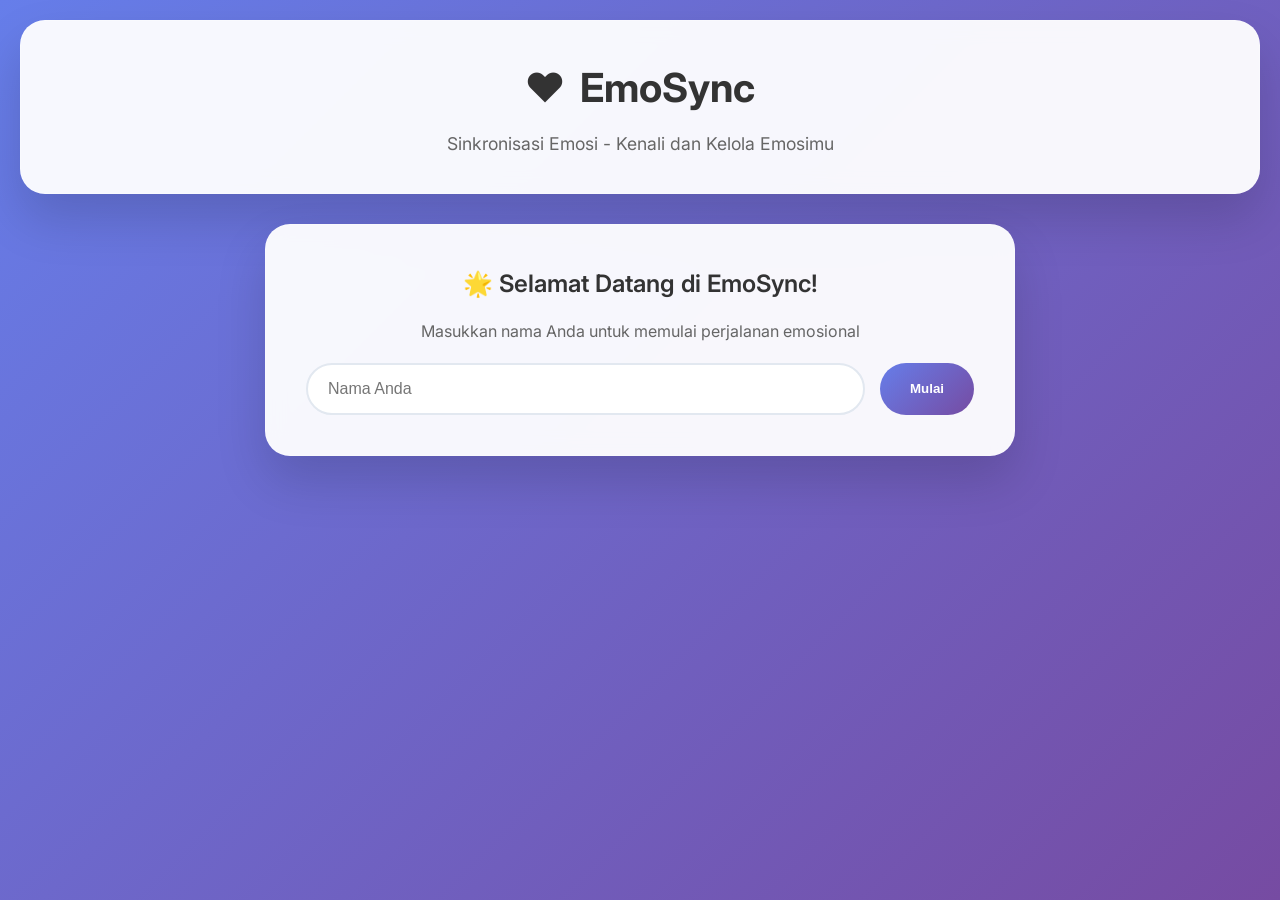
<file: index.html>
<!DOCTYPE html>
<html lang="id">
<head>
    <meta charset="UTF-8">
    <meta name="viewport" content="width=device-width, initial-scale=1.0">
    <title>EmoSync - Sinkronisasi Emosi</title>
    <link rel="stylesheet" href="css/styles.css">
    <link href="https://fonts.googleapis.com/css2?family=Inter:wght@300;400;500;600;700&display=swap" rel="stylesheet">
</head>
<body>
    <div class="emotion-container">
        <!-- Header -->
        <header class="emotion-header">
            <h1 class="app-title">
                <span>❤️</span>
                <span>EmoSync</span>
            </h1>
            <p class="app-subtitle">Sinkronisasi Emosi - Kenali dan Kelola Emosimu</p>
        </header>

        <!-- Name Input Section -->
        <div id="nameSection" class="emotion-main-card" style="display: none;">
            <h2 class="welcome-title">🌟 Selamat Datang di EmoSync!</h2>
            <p class="section-description">Masukkan nama Anda untuk memulai perjalanan emosional</p>
            <div class="name-input-group">
                <input type="text" id="nameInput" placeholder="Nama Anda" class="name-input">
                <button onclick="saveName()" class="start-btn">Mulai</button>
            </div>
        </div>

        <!-- Main Content -->
        <div id="mainContent" style="display: none;">
            <!-- Emotion Selection -->
            <div class="emotion-main-card">
                <h2 id="welcomeText" class="welcome-title">Halo! Bagaimana perasaanmu hari ini?</h2>
                <p class="section-description">Pilih emoji yang paling menggambarkan perasaanmu saat ini</p>
                
                <div class="emotion-grid" id="emotionGrid">
                    <!-- Emotions will be populated by JavaScript -->
                </div>
                
                <!-- Intensity Slider dalam card yang sama -->
                <div id="intensitySection" style="display: none; margin-top: 25px; padding-top: 25px; border-top: 2px solid #f1f5f9;">
                    <h3 class="section-title">Intensitas Emosi</h3>
                    <p class="section-description">Seberapa kuat perasaan ini? (1 = Sangat Lemah, 10 = Sangat Kuat)</p>
                    <div class="slider-container">
                        <input type="range" id="intensitySlider" min="1" max="10" value="5" class="slider">
                        <div class="slider-value">
                            <span id="intensityValue">5</span>
                            <span> / 10</span>
                        </div>
                    </div>
                </div>
                
                <!-- Note dalam card yang sama -->
                <div id="noteSection" style="display: none; margin-top: 25px; padding-top: 25px; border-top: 2px solid #f1f5f9;">
                    <h3 class="section-title">Catatan Emosi (Opsional)</h3>
                    <p class="section-description">Ceritakan lebih detail tentang perasaanmu</p>
                    <textarea id="emotionNote" placeholder="Apa yang membuatmu merasa seperti ini? Ceritakan di sini..." rows="3" class="emotion-textarea"></textarea>
                </div>
            </div>

            <!-- Action Buttons -->
            <div class="action-buttons">
                <button id="saveEmotionBtn" onclick="saveEmotion()" class="action-btn btn-primary-action" disabled>
                    ❤️ Simpan Emosi
                </button>
                <button onclick="goToDashboard()" class="action-btn btn-secondary-action">
                    📊 Lihat Dashboard
                </button>
            </div>

            <!-- Quick Navigation -->
            <div class="quick-nav">
                <button onclick="goToQuiz()" class="nav-btn">
                    <span class="nav-icon">❓</span>
                    <span class="nav-text">Kuis Emosi</span>
                </button>
                <button onclick="goToSafeChat()" class="nav-btn">
                    <span class="nav-icon">💬</span>
                    <span class="nav-text">Safe Chat</span>
                </button>
                <button onclick="goToReport()" class="nav-btn">
                    <span class="nav-icon">📄</span>
                    <span class="nav-text">Laporan</span>
                </button>
                <button onclick="goToReflection()" class="nav-btn">
                    <span class="nav-icon">🧠</span>
                    <span class="nav-text">Refleksi</span>
                </button>
            </div>
        </div>
    </div>

    <script src="js/script.js"></script>
</body>
</html>
</file>
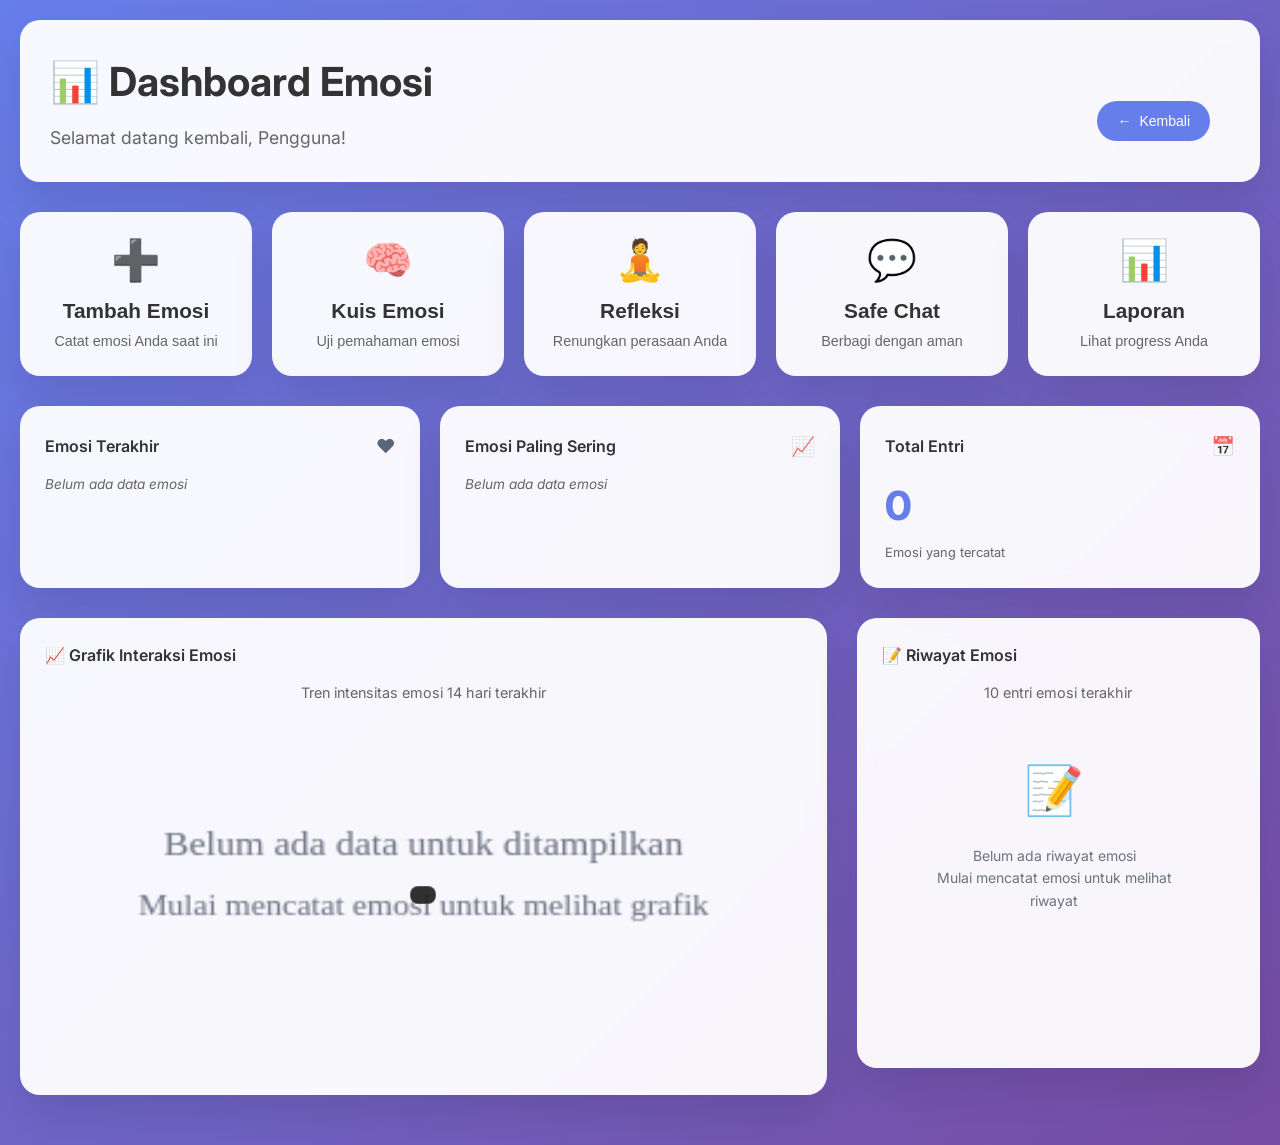
<file: dashboard.html>
<!DOCTYPE html>
<html lang="id">
<head>
    <meta charset="UTF-8">
    <meta name="viewport" content="width=device-width, initial-scale=1.0">
    <title>Dashboard - EmoSync</title>
    <link rel="stylesheet" href="css/styles.css">
    <link href="https://fonts.googleapis.com/css2?family=Inter:wght@300;400;500;600;700&display=swap" rel="stylesheet">
</head>
<body>    <div class="dashboard-container">
        <!-- Header -->
        <header class="dashboard-header">
            <div class="header-content">
                <h1 class="dashboard-title">📊 Dashboard Emosi</h1>
                <p id="welcomeBack" class="welcome-text">Selamat datang kembali!</p>
            </div>
            <div class="header-actions">
                <button onclick="goToHome()" class="nav-button">
                    <span>←</span>
                    <span>Kembali</span>
                </button>
            </div>
        </header>        <!-- Quick Actions -->
        <div class="quick-actions">
            <button onclick="goToHome()" class="action-card">
                <span class="action-icon">➕</span>
                <h3 class="action-title">Tambah Emosi</h3>
                <p class="action-description">Catat emosi Anda saat ini</p>
            </button>
            <button onclick="goToQuiz()" class="action-card">
                <span class="action-icon">🧠</span>
                <h3 class="action-title">Kuis Emosi</h3>
                <p class="action-description">Uji pemahaman emosi</p>
            </button>
            <button onclick="goToReflection()" class="action-card">
                <span class="action-icon">🧘</span>
                <h3 class="action-title">Refleksi</h3>
                <p class="action-description">Renungkan perasaan Anda</p>
            </button>
            <button onclick="goToSafeChat()" class="action-card">
                <span class="action-icon">💬</span>
                <h3 class="action-title">Safe Chat</h3>
                <p class="action-description">Berbagi dengan aman</p>
            </button>
            <button onclick="goToReport()" class="action-card">
                <span class="action-icon">📊</span>
                <h3 class="action-title">Laporan</h3>
                <p class="action-description">Lihat progress Anda</p>
            </button>
        </div><!-- Reflection Alert -->
        <div id="reflectionAlert" class="alert" style="display: none;">
            <div class="alert-content">
                <div class="alert-text">
                    <h3>⚠️ Saatnya Refleksi</h3>
                    <p>Kami mendeteksi emosi yang intens. Mari luangkan waktu untuk refleksi.</p>
                </div>
                <button onclick="startReflection()" class="btn-warning">Mulai Refleksi</button>
            </div>
        </div>

        <!-- Summary Cards -->
        <div class="stats-grid">
            <div class="stat-card">
                <div class="stat-header">
                    <span class="stat-title">Emosi Terakhir</span>
                    <span class="stat-icon">❤️</span>
                </div>
                <div class="stat-content" id="latestEmotion">
                    <p class="no-data">Belum ada data emosi</p>
                </div>
            </div>

            <div class="stat-card">
                <div class="stat-header">
                    <span class="stat-title">Emosi Paling Sering</span>
                    <span class="stat-icon">📈</span>
                </div>
                <div class="stat-content" id="mostFrequent">
                    <p class="no-data">Belum ada data emosi</p>
                </div>
            </div>

            <div class="stat-card">
                <div class="stat-header">
                    <span class="stat-title">Total Entri</span>
                    <span class="stat-icon">📅</span>
                </div>
                <div class="stat-content" id="totalEntries">
                    <div class="stat-number">0</div>
                    <p class="stat-description">Emosi yang tercatat</p>
                </div>
            </div>
        </div>        <!-- Charts and History -->
        <div class="stats-grid">
            <div class="stat-card">
                <div class="stat-header">
                    <h3 class="stat-title">📈 Grafik Interaksi Emosi</h3>
                </div>                <div class="stat-content">
                    <p class="chart-description">Tren intensitas emosi 14 hari terakhir</p>
                    <div class="chart-wrapper">
                        <canvas id="emotionChart" class="emotion-chart"></canvas>
                        <div id="chartTooltip" class="chart-tooltip"></div>
                    </div>
                </div>
            </div>

            <div class="stat-card">
                <div class="stat-header">
                    <h3 class="stat-title">📝 Riwayat Emosi</h3>
                </div>                <div class="stat-content">
                    <p class="chart-description">10 entri emosi terakhir</p>
                    <div id="emotionHistory" class="emotion-history">
                        <!-- History will be populated by JavaScript -->
                    </div>
                </div>
            </div>
        </div>
    </div>

    <script src="js/dashboard.js"></script>
</body>
</html>
</file>
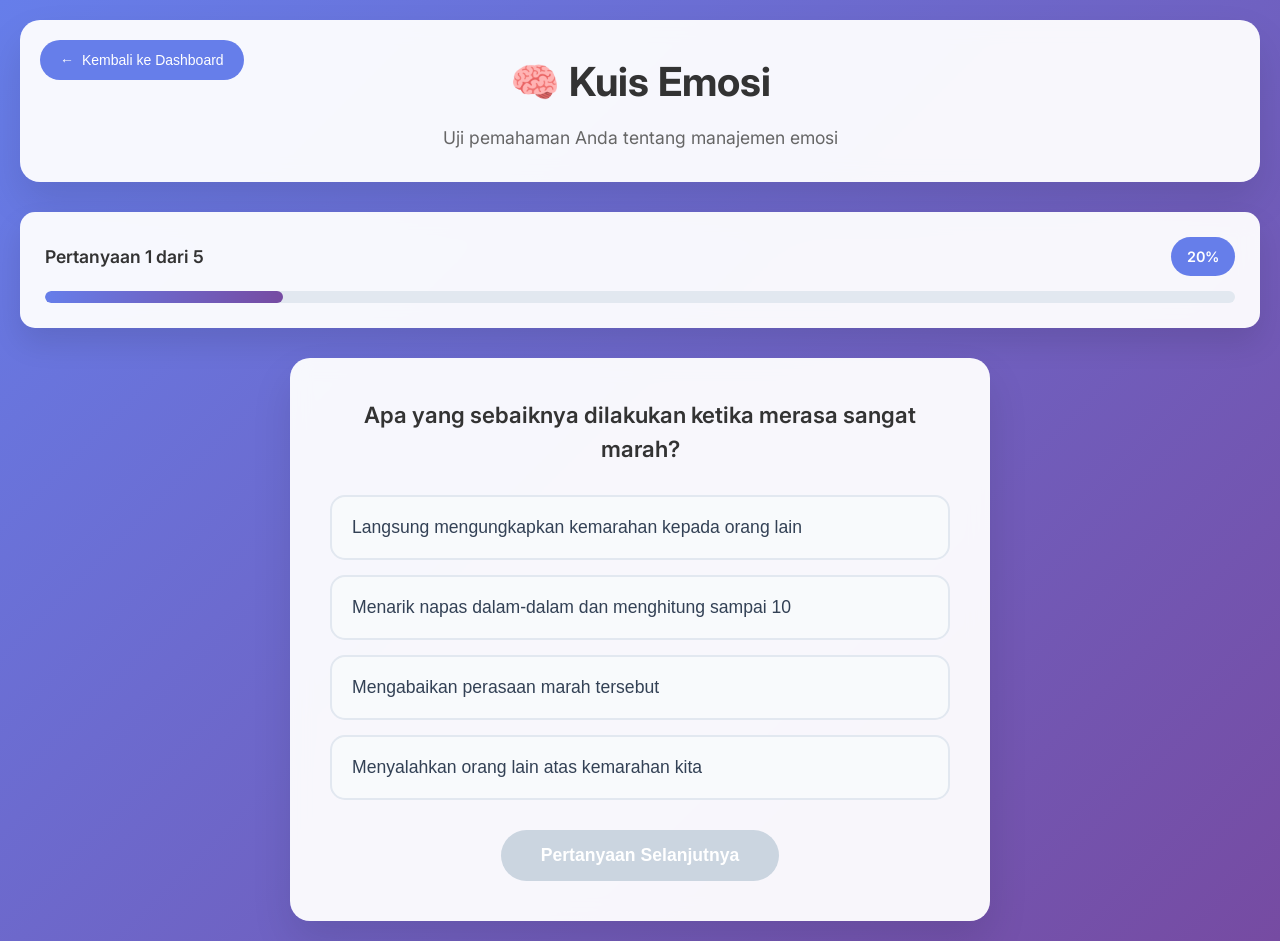
<file: quiz.html>
<!DOCTYPE html>
<html lang="id">
<head>
    <meta charset="UTF-8">
    <meta name="viewport" content="width=device-width, initial-scale=1.0">
    <title>Kuis Emosi - EmoSync</title>
    <link rel="stylesheet" href="css/styles.css">
    <link href="https://fonts.googleapis.com/css2?family=Inter:wght@300;400;500;600;700&display=swap" rel="stylesheet">
</head>
<body>
    <div class="quiz-container">
        <!-- Header -->
        <div class="quiz-header">
            <button onclick="goToDashboard()" class="back-button">
                <span>←</span>
                <span>Kembali ke Dashboard</span>
            </button>
            <h1 class="quiz-title">🧠 Kuis Emosi</h1>
            <p class="quiz-subtitle">Uji pemahaman Anda tentang manajemen emosi</p>
        </div>

        <!-- Progress -->
        <div id="progressSection" class="progress-container">
            <div class="progress-info">
                <span id="progressText" class="progress-text">Pertanyaan 1 dari 5</span>
                <span id="progressPercent" class="progress-percent">20%</span>
            </div>
            <div class="progress-bar">
                <div id="progressFill" class="progress-fill" style="width: 20%;"></div>
            </div>
        </div>

        <!-- Quiz Content -->
        <div id="quizContent" class="quiz-card">
            <h3 id="questionText" class="question-text">Loading...</h3>
            <div id="optionsContainer" class="quiz-options">
                <!-- Options will be populated by JavaScript -->
            </div>
            <div class="quiz-actions">
                <button id="nextBtn" onclick="handleNext()" class="next-button" disabled>
                    Pertanyaan Selanjutnya
                </button>
            </div>
        </div>

        <!-- Results -->
        <div id="resultsContent" class="results-card" style="display: none;">
            <h2 class="results-title">🎉 Kuis Selesai!</h2>
            <p class="results-subtitle">Berikut adalah hasil kuis emosi Anda</p>
            
            <div id="scoreDisplay" class="score-display">
                <div id="scoreNumber" class="score-number">0/5</div>
                <div id="scorePercentage" class="score-percentage">Skor: 0%</div>
            </div>
            
            <div id="scoreMessage" class="score-message">
                <!-- Message will be populated by JavaScript -->
            </div>

            <div class="results-actions">
                <button onclick="resetQuiz()" class="action-button btn-primary-action">
                    🔄 Ulangi Kuis
                </button>
                <button onclick="goToDashboard()" class="action-button btn-secondary-action">
                    📊 Kembali ke Dashboard
                </button>
            </div>
        </div>
    </div>

    <script src="js/quiz.js"></script>
</body>
</html>
</file>
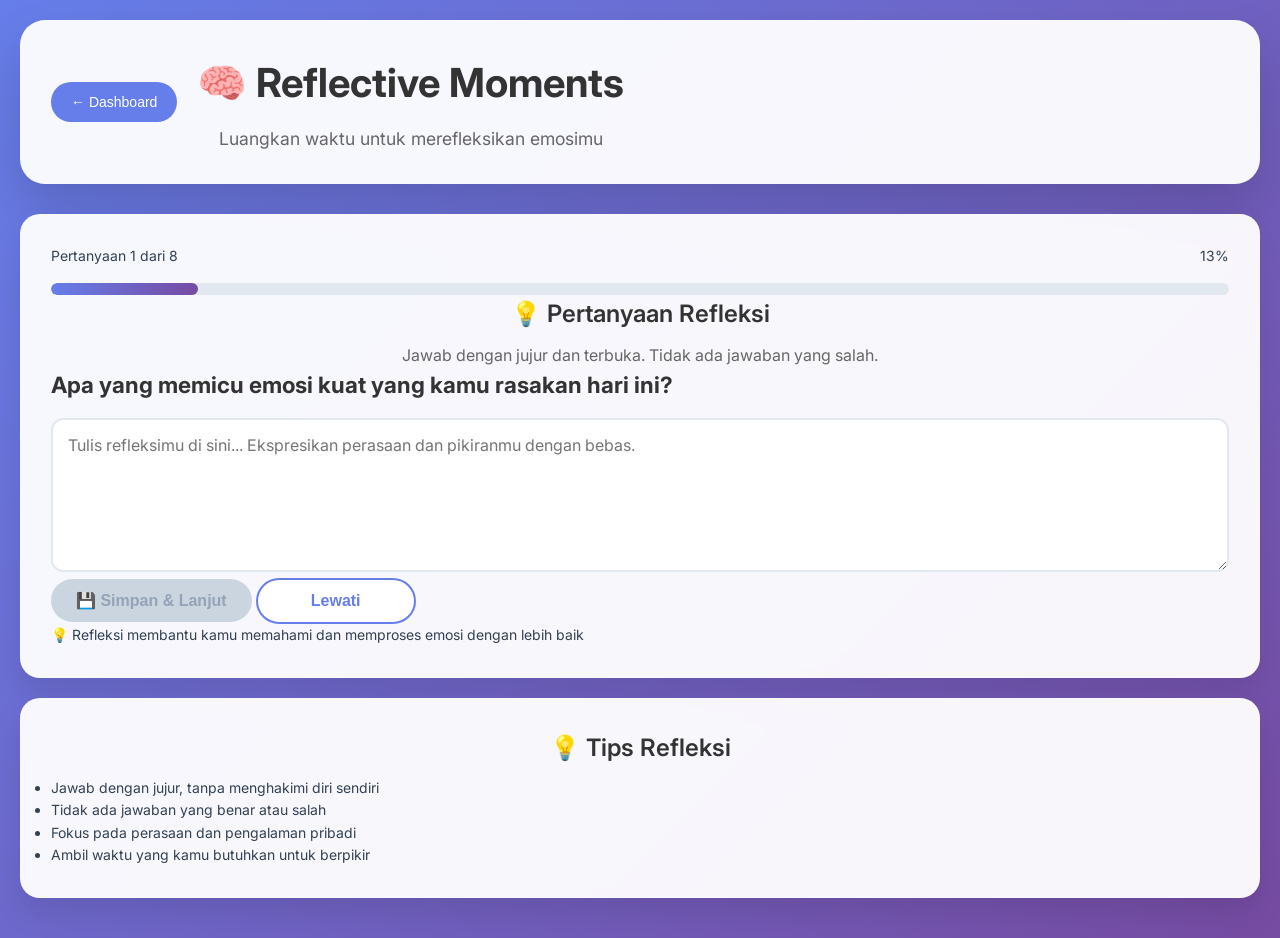
<file: reflection.html>
<!DOCTYPE html>
<html lang="id">
<head>
    <meta charset="UTF-8">
    <meta name="viewport" content="width=device-width, initial-scale=1.0">
    <title>Refleksi - EmoSync</title>
    <link rel="stylesheet" href="css/styles.css">
    <link href="https://fonts.googleapis.com/css2?family=Inter:wght@300;400;500;600;700&display=swap" rel="stylesheet">
</head>
<body>
    <div class="reflection-container">
        <!-- Header -->
        <header class="reflection-header">
            <div class="header-left">
                <button onclick="goToDashboard()" class="back-btn">
                    ← Dashboard
                </button>
                <div>
                    <h1 class="page-title">🧠 Reflective Moments</h1>
                    <p class="page-subtitle">Luangkan waktu untuk merefleksikan emosimu</p>
                </div>
            </div>
        </header>

        <!-- Reflection Content -->
        <div class="reflection-card">
            <!-- Progress -->
            <div id="progressSection" class="progress-section">
                <div class="progress-info">
                    <span id="progressText">Pertanyaan 1 dari 8</span>
                    <span id="progressPercent">12%</span>
                </div>
                <div class="progress-bar">
                    <div id="progressFill" class="progress-fill"></div>
                </div>
            </div>

            <div id="reflectionContent">
                <h3 class="section-title">💡 Pertanyaan Refleksi</h3>
                <p class="section-description">Jawab dengan jujur dan terbuka. Tidak ada jawaban yang salah.</p>
                
                <div class="reflection-question">
                    <h3 id="questionText">Loading...</h3>
                </div>

                <textarea id="reflectionAnswer" placeholder="Tulis refleksimu di sini... Ekspresikan perasaan dan pikiranmu dengan bebas." rows="6" class="reflection-textarea"></textarea>

                <div class="reflection-actions">
                    <button onclick="saveReflection()" class="action-btn btn-primary-action" id="saveBtn" disabled>
                        💾 Simpan & Lanjut
                    </button>
                    <button onclick="skipQuestion()" class="action-btn btn-secondary-action">Lewati</button>
                </div>

                <div class="reflection-tip">
                    <p>💡 Refleksi membantu kamu memahami dan memproses emosi dengan lebih baik</p>
                </div>
            </div>

            <!-- Completion -->
            <div id="completionContent" style="display: none; text-align: center;">
                <div class="completion-icon">❤️</div>
                <h2 class="section-title">Terima Kasih!</h2>
                <p class="section-description">Kamu telah menyelesaikan sesi refleksi. Ini adalah langkah penting dalam perjalanan kesehatan mentalmu.</p>
                
                <div class="benefits-box">
                    <h3>Manfaat Refleksi</h3>
                    <ul>
                        <li>• Meningkatkan kesadaran diri</li>
                        <li>• Membantu memproses emosi</li>
                        <li>• Mengembangkan strategi coping</li>
                        <li>• Mengurangi stres dan kecemasan</li>
                    </ul>
                </div>

                <div class="reflection-actions">
                    <button onclick="startNewReflection()" class="action-btn btn-primary-action">
                        🧠 Refleksi Lagi
                    </button>
                    <button onclick="goToDashboard()" class="action-btn btn-secondary-action">
                        Kembali ke Dashboard
                    </button>
                </div>
            </div>
        </div>

        <!-- Tips -->
        <div class="reflection-card">
            <h3 class="section-title">💡 Tips Refleksi</h3>
            <ul class="tips-list">
                <li>Jawab dengan jujur, tanpa menghakimi diri sendiri</li>
                <li>Tidak ada jawaban yang benar atau salah</li>
                <li>Fokus pada perasaan dan pengalaman pribadi</li>
                <li>Ambil waktu yang kamu butuhkan untuk berpikir</li>
            </ul>
        </div>
    </div>

    <script src="js/reflection.js"></script>
</body>
</html>
</file>
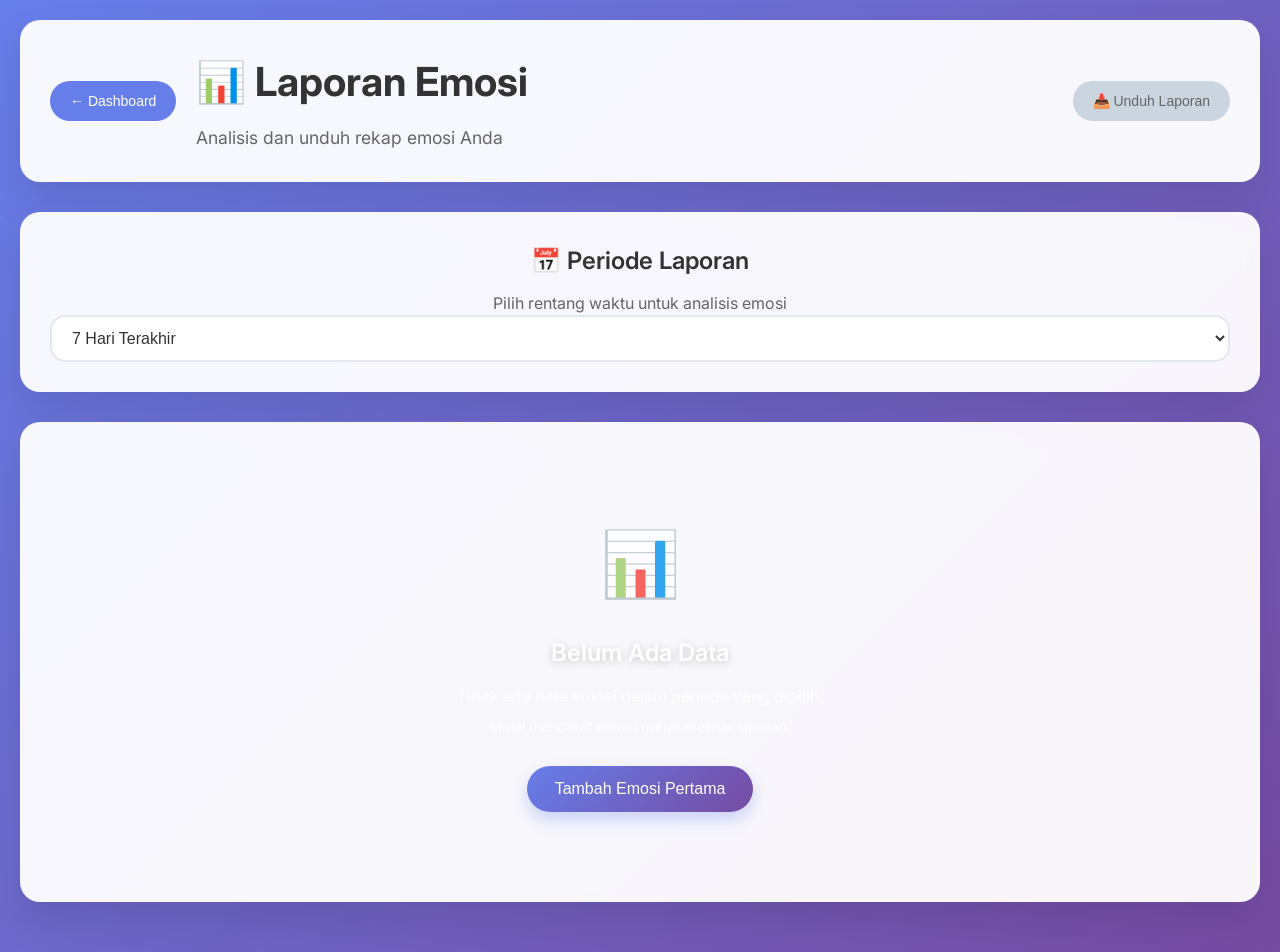
<file: report.html>
<!DOCTYPE html>
<html lang="id">
<head>
    <meta charset="UTF-8">
    <meta name="viewport" content="width=device-width, initial-scale=1.0">
    <title>Laporan - EmoSync</title>
    <link rel="stylesheet" href="css/styles.css">
    <link href="https://fonts.googleapis.com/css2?family=Inter:wght@300;400;500;600;700&display=swap" rel="stylesheet">
</head>
<body>
    <div class="report-container">
        <!-- Header -->
        <header class="report-header">
            <div class="header-left">
                <button onclick="goToDashboard()" class="back-btn">
                    ← Dashboard
                </button>
                <div>
                    <h1 class="page-title">📊 Laporan Emosi</h1>
                    <p class="page-subtitle">Analisis dan unduh rekap emosi Anda</p>
                </div>
            </div>
            <button onclick="downloadReport()" class="download-btn" id="downloadBtn" disabled>
                📥 Unduh Laporan
            </button>
        </header>

        <!-- Period Selection -->
        <div class="report-card">
            <h3 class="section-title">📅 Periode Laporan</h3>
            <p class="section-description">Pilih rentang waktu untuk analisis emosi</p>
            <select id="periodSelect" class="period-select" onchange="changePeriod()">
                <option value="weekly">7 Hari Terakhir</option>
                <option value="monthly">30 Hari Terakhir</option>
                <option value="yearly">1 Tahun Terakhir</option>
            </select>
        </div>

        <!-- Summary Stats -->
        <div id="statsSection" class="stats-grid">
            <!-- Stats will be populated by JavaScript -->
        </div>

        <!-- Emotion Breakdown -->
        <div id="breakdownSection" class="report-card">
            <h3 class="section-title">📈 Distribusi Emosi</h3>
            <p class="section-description">Breakdown emosi dalam periode yang dipilih</p>
            <div id="emotionBreakdown" class="emotion-breakdown">
                <!-- Breakdown will be populated by JavaScript -->
            </div>
        </div>

        <!-- Recent Entries -->
        <div id="entriesSection" class="report-card">
            <h3 class="section-title">📝 Entri Terbaru</h3>
            <p class="section-description">10 entri emosi terakhir dalam periode ini</p>
            <div id="recentEntries" class="recent-entries">
                <!-- Entries will be populated by JavaScript -->
            </div>
        </div>

        <!-- No Data State -->
        <div id="noDataSection" class="report-card" style="display: none;">
            <div class="no-data-section">
                <div class="no-data-icon">📊</div>
                <h3 class="no-data-title">Belum Ada Data</h3>
                <p class="no-data-description">Tidak ada data emosi dalam periode yang dipilih.</p>
                <p class="no-data-description" style="font-size: 0.9rem;">Mulai mencatat emosi untuk melihat laporan.</p>
                <button onclick="goToHome()" class="no-data-btn">
                    Tambah Emosi Pertama
                </button>
            </div>
        </div>
    </div>

    <script src="js/report.js"></script>
</body>
</html>
</file>
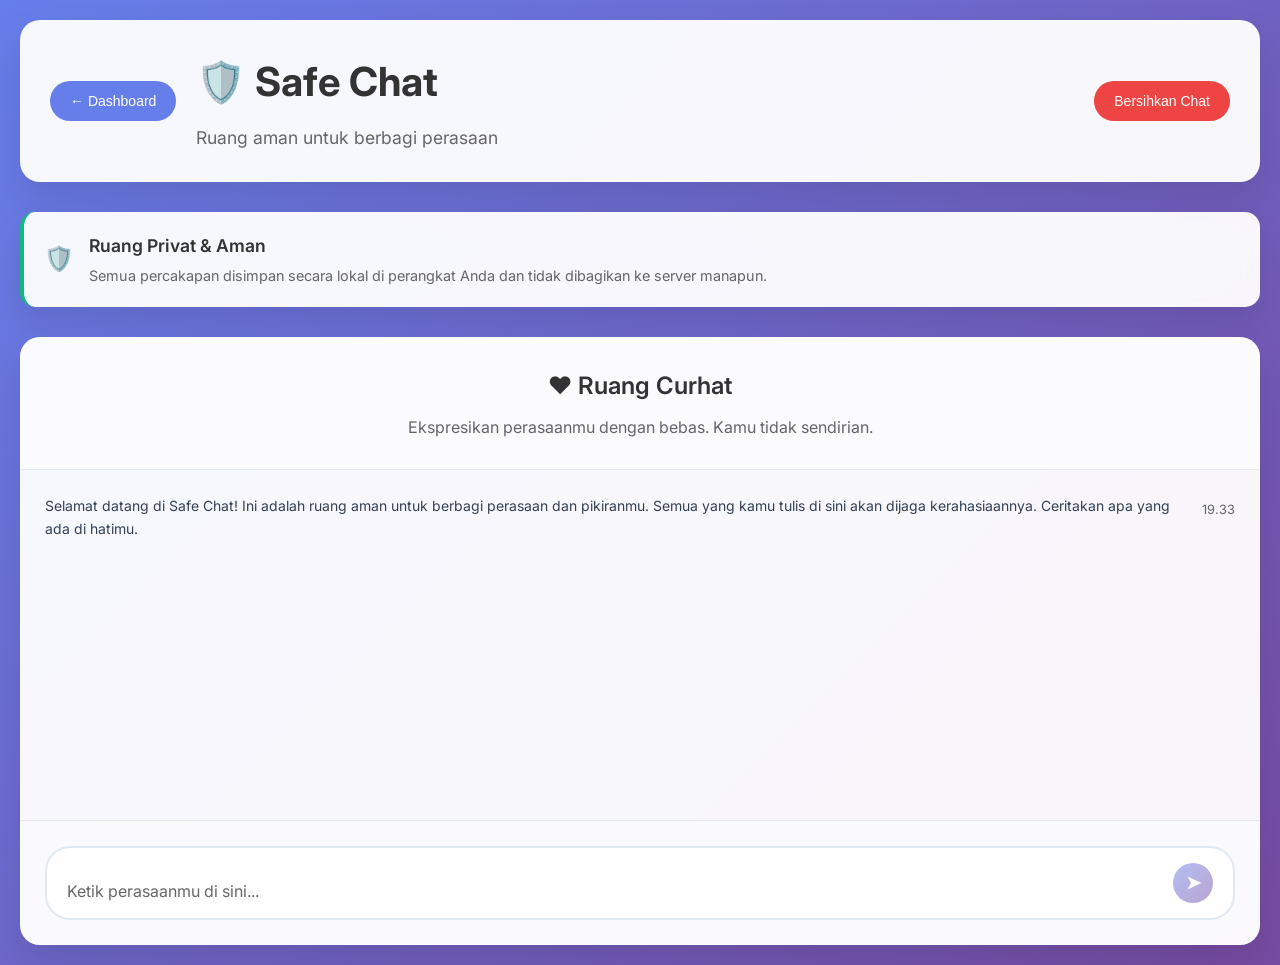
<file: safechat.html>
<!DOCTYPE html>
<html lang="id">
<head>
    <meta charset="UTF-8">
    <meta name="viewport" content="width=device-width, initial-scale=1.0">
    <title>Safe Chat - EmoSync</title>
    <link rel="stylesheet" href="css/styles.css">
    <link href="https://fonts.googleapis.com/css2?family=Inter:wght@300;400;500;600;700&display=swap" rel="stylesheet">
</head>
<body>
    <div class="safechat-container">
        <!-- Header -->
        <header class="safechat-header">
            <div class="header-left">
                <button onclick="goToDashboard()" class="back-btn">
                    ← Dashboard
                </button>
                <div>
                    <h1 class="page-title">🛡️ Safe Chat</h1>
                    <p class="page-subtitle">Ruang aman untuk berbagi perasaan</p>
                </div>
            </div>
            <button onclick="clearChat()" class="clear-btn">Bersihkan Chat</button>
        </header>

        <!-- Privacy Notice -->
        <div class="privacy-notice">
            <span class="notice-icon">🛡️</span>
            <div class="notice-content">
                <h3>Ruang Privat & Aman</h3>
                <p>Semua percakapan disimpan secara lokal di perangkat Anda dan tidak dibagikan ke server manapun.</p>
            </div>
        </div>

        <!-- Chat Container -->
        <div class="chat-card">
            <div class="chat-header">
                <h3 class="section-title">❤️ Ruang Curhat</h3>
                <p class="section-description">Ekspresikan perasaanmu dengan bebas. Kamu tidak sendirian.</p>
            </div>

            <!-- Messages -->
            <div id="messagesContainer" class="chat-messages">
                <div class="empty-state">
                    <div class="empty-icon">💬</div>
                    <p>Mulai percakapan dengan mengetik pesan di bawah...</p>
                </div>
            </div>

            <!-- Message Input -->
            <div class="chat-input-container">
                <div class="chat-input">
                    <textarea id="messageInput" placeholder="Ketik perasaanmu di sini..." class="message-input" rows="1"></textarea>
                    <button onclick="sendMessage()" class="send-btn" id="sendBtn" disabled>
                        ➤
                    </button>
                </div>
            </div>        </div>
    </div>

    <script src="js/safechat.js"></script>
</body>
</html>
</file>
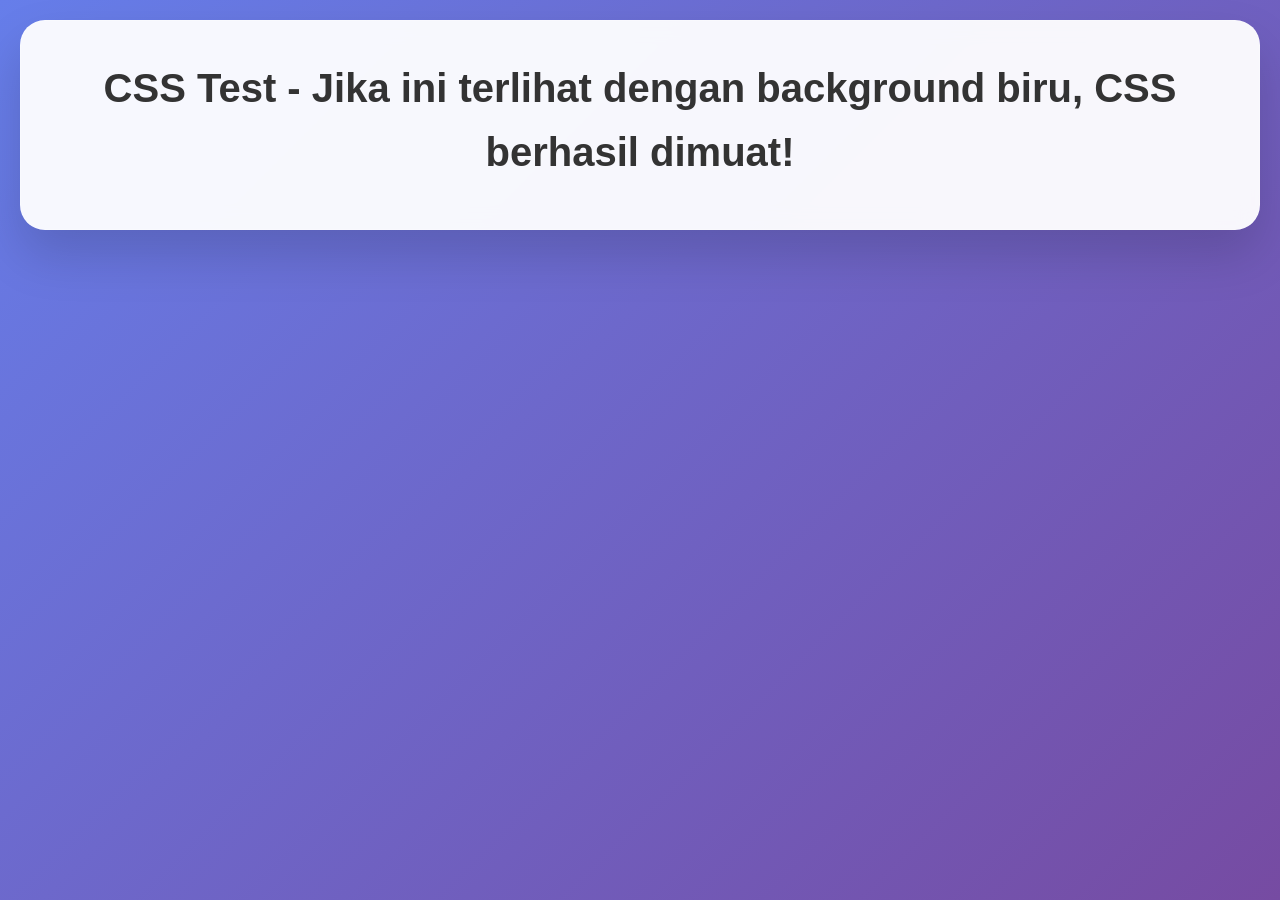
<file: test-css.html>
<!DOCTYPE html>
<html lang="id">
<head>
    <meta charset="UTF-8">
    <meta name="viewport" content="width=device-width, initial-scale=1.0">
    <title>CSS Test</title>
    <link rel="stylesheet" href="css/styles.css">
</head>
<body>
    <div class="emotion-container">
        <header class="emotion-header">
            <h1 class="app-title">CSS Test - Jika ini terlihat dengan background biru, CSS berhasil dimuat!</h1>
        </header>
    </div>
</body>
</html>
</file>
<file: css/styles.css>
/* ===================================
   EMOSYNC - CSS LENGKAP UNTUK SEMUA HALAMAN
   =================================== */

/* Global Styles */
* {
  margin: 0;
  padding: 0;
  box-sizing: border-box;
}

body {
  font-family: "Inter", -apple-system, BlinkMacSystemFont, "Segoe UI", Roboto, sans-serif;
  background: #f8fafc;
  color: #334155;
  line-height: 1.6;
  font-size: 14px;
}

/* INDEX PAGE - EMOTION TRACKING */
.emotion-container {
  background: linear-gradient(135deg, #667eea 0%, #764ba2 100%);
  min-height: 100vh;
  padding: 20px;
  position: relative;
}

.emotion-header {
  background: rgba(255, 255, 255, 0.95);
  backdrop-filter: blur(10px);
  border-radius: 25px;
  padding: 35px;
  margin-bottom: 30px;
  box-shadow: 0 25px 50px rgba(0, 0, 0, 0.15);
  text-align: center;
  position: relative;
  z-index: 1;
  border: 1px solid rgba(255, 255, 255, 0.2);
}

.header-actions {
  position: absolute;
  top: 20px;
  right: 20px;
  display: flex;
  gap: 10px;
  z-index: 10;
}

.header-btn {
  background: #667eea;
  color: white;
  border: none;
  padding: 10px 20px;
  border-radius: 25px;
  font-weight: 500;
  cursor: pointer;
  transition: all 0.3s ease;
  font-size: 0.9rem;
}

.header-btn:hover {
  background: #5a6fd8;
  transform: translateY(-2px);
}

.header-btn.logout {
  background: #ef4444;
}

.header-btn.logout:hover {
  background: #dc2626;
}

.app-title {
  color: #333;
  font-size: 2.5rem;
  font-weight: 700;
  margin: 0 0 10px 0;
  display: flex;
  align-items: center;
  justify-content: center;
  gap: 15px;
}

.app-subtitle {
  color: #666;
  font-size: 1.1rem;
  margin: 0;
}

.emotion-main-card {
  background: rgba(255, 255, 255, 0.95);
  backdrop-filter: blur(10px);
  border-radius: 25px;
  padding: 40px;
  box-shadow: 0 25px 50px rgba(0, 0, 0, 0.15);
  max-width: 750px;
  margin: 0 auto 25px auto;
  position: relative;
  z-index: 1;
  border: 1px solid rgba(255, 255, 255, 0.2);
}

.welcome-title {
  color: #333;
  font-size: 1.5rem;
  font-weight: 600;
  margin: 0 0 15px 0;
  text-align: center;
}

.section-title {
  color: #333;
  font-size: 1.2rem;
  font-weight: 600;
  margin: 0 0 8px 0;
  text-align: center;
}

.section-description {
  color: #666;
  text-align: center;
  margin: 0 0 20px 0;
  font-size: 0.9rem;
}

.name-input-group {
  display: flex;
  gap: 15px;
  margin-top: 20px;
}

.name-input {
  flex: 1;
  padding: 15px 20px;
  border: 2px solid #e2e8f0;
  border-radius: 50px;
  font-size: 1rem;
  outline: none;
  transition: all 0.3s ease;
}

.name-input:focus {
  border-color: #667eea;
  box-shadow: 0 0 0 3px rgba(102, 126, 234, 0.1);
}

.start-btn {
  background: linear-gradient(135deg, #667eea 0%, #764ba2 100%);
  color: white;
  border: none;
  padding: 15px 30px;
  border-radius: 50px;
  font-weight: 600;
  cursor: pointer;
  transition: all 0.3s ease;
}

.start-btn:hover {
  transform: translateY(-2px);
  box-shadow: 0 10px 25px rgba(102, 126, 234, 0.3);
}

.emotion-grid {
  display: grid;
  grid-template-columns: repeat(auto-fit, minmax(110px, 1fr));
  gap: 15px;
  margin-bottom: 25px;
}

.emotion-btn {
  background: linear-gradient(135deg, #f8fafc 0%, #ffffff 100%);
  border: 2px solid #e2e8f0;
  border-radius: 18px;
  padding: 20px 12px;
  cursor: pointer;
  transition: all 0.4s ease;
  text-align: center;
  position: relative;
  overflow: hidden;
  box-shadow: 0 4px 12px rgba(0, 0, 0, 0.05);
}

.emotion-btn:hover {
  background: linear-gradient(135deg, #f1f5f9 0%, #ffffff 100%);
  border-color: #667eea;
  transform: translateY(-4px);
  box-shadow: 0 12px 25px rgba(102, 126, 234, 0.2);
}

.emotion-btn.selected {
  background: linear-gradient(135deg, #667eea 0%, #764ba2 100%);
  color: white;
  border-color: #667eea;
  transform: translateY(-2px);
  box-shadow: 0 12px 25px rgba(102, 126, 234, 0.3);
}

.emotion-emoji {
  font-size: 2.5rem;
  margin-bottom: 10px;
  display: block;
  filter: drop-shadow(0 2px 4px rgba(0, 0, 0, 0.1));
}

.emotion-name {
  font-weight: 600;
  font-size: 1rem;
  color: #333;
}

.slider-container {
  text-align: center;
}

.slider {
  width: 100%;
  height: 8px;
  border-radius: 4px;
  background: #e2e8f0;
  outline: none;
  margin: 15px 0;
}

.slider::-webkit-slider-thumb {
  appearance: none;
  width: 20px;
  height: 20px;
  border-radius: 50%;
  background: #667eea;
  cursor: pointer;
}

.slider-value {
  font-size: 1.3rem;
  font-weight: 600;
  color: #333;
}

.emotion-textarea {
  width: 100%;
  padding: 15px;
  border: 2px solid #e2e8f0;
  border-radius: 12px;
  font-size: 0.95rem;
  resize: vertical;
  outline: none;
  transition: all 0.3s ease;
  font-family: inherit;
  box-sizing: border-box;
}

.emotion-textarea:focus {
  border-color: #667eea;
  box-shadow: 0 0 0 3px rgba(102, 126, 234, 0.1);
}

.action-buttons {
  display: flex;
  justify-content: center;
  gap: 15px;
  margin: 25px 0;
  flex-wrap: wrap;
}

.action-btn {
  padding: 12px 25px;
  border-radius: 25px;
  font-size: 1rem;
  font-weight: 600;
  cursor: pointer;
  transition: all 0.3s ease;
  border: none;
  min-width: 160px;
}

.btn-primary-action {
  background: linear-gradient(135deg, #667eea 0%, #764ba2 100%);
  color: white;
}

.btn-secondary-action {
  background: white;
  color: #667eea;
  border: 2px solid #667eea;
}

.action-btn:hover {
  transform: translateY(-2px);
  box-shadow: 0 8px 20px rgba(102, 126, 234, 0.2);
}

.action-btn:disabled {
  background: #cbd5e0;
  color: #94a3b8;
  cursor: not-allowed;
  transform: none;
  box-shadow: none;
}

.quick-nav {
  display: grid;
  grid-template-columns: repeat(auto-fit, minmax(180px, 1fr));
  gap: 15px;
  max-width: 800px;
  margin: 0 auto;
}

.nav-btn {
  background: rgba(255, 255, 255, 0.95);
  backdrop-filter: blur(10px);
  border: none;
  border-radius: 15px;
  padding: 20px;
  cursor: pointer;
  transition: all 0.3s ease;
  box-shadow: 0 8px 16px rgba(0, 0, 0, 0.1);
  text-align: center;
}

.nav-btn:hover {
  transform: translateY(-2px);
  box-shadow: 0 12px 24px rgba(0, 0, 0, 0.15);
}

.nav-icon {
  font-size: 1.8rem;
  margin-bottom: 8px;
  display: block;
}

.nav-text {
  font-weight: 600;
  color: #333;
  font-size: 0.9rem;
}

/* User Menu Styling */
.user-menu {
  display: flex;
  align-items: center;
  gap: 12px;
}

.dashboard-btn {
  background: linear-gradient(135deg, #667eea 0%, #764ba2 100%);
  color: white;
  font-weight: 600;
}

.dashboard-btn:hover {
  transform: translateY(-2px);
  box-shadow: 0 8px 16px rgba(102, 126, 234, 0.4);
}

.user-dropdown {
  position: relative;
  z-index: 10;
}

.user-profile-btn {
  background: #667eea;
  color: white;
  border: none;
  padding: 10px 16px;
  border-radius: 25px;
  font-weight: 500;
  cursor: pointer;
  transition: all 0.3s ease;
  display: flex;
  align-items: center;
  gap: 8px;
  font-size: 14px;
}

.user-profile-btn:hover {
  background: #5a6fd8;
  transform: translateY(-2px);
  box-shadow: 0 8px 20px rgba(102, 126, 234, 0.3);
}

.user-profile-btn #userName {
  color: white;
  font-weight: 500;
}

.dropdown-content {
  position: absolute;
  top: 100%;
  right: 0;
  background: rgba(255, 255, 255, 0.95);
  backdrop-filter: blur(10px);
  border-radius: 12px;
  min-width: 150px;
  box-shadow: 0 8px 32px rgba(0, 0, 0, 0.2);
  z-index: 1001;
  opacity: 0;
  visibility: hidden;
  transform: translateY(-10px);
  transition: all 0.3s ease;
  border: 1px solid rgba(255, 255, 255, 0.3);
  margin-top: 8px;
}

.dropdown-content.show {
  opacity: 1;
  visibility: visible;
  transform: translateY(0);
}

.dropdown-item {
  width: 100%;
  background: none;
  border: none;
  padding: 12px 16px;
  text-align: left;
  cursor: pointer;
  transition: all 0.3s ease;
  display: flex;
  align-items: center;
  gap: 8px;
  color: #333;
  font-size: 0.9rem;
  border-radius: 8px;
  margin: 4px;
}

.dropdown-item:hover {
  background: rgba(239, 68, 68, 0.1);
  color: #ef4444;
}

.logout-item:hover {
  background: rgba(239, 68, 68, 0.1);
  color: #ef4444;
}

/* Mobile Responsive untuk Index */
@media (max-width: 768px) {
  .emotion-container {
    padding: 15px;
  }
  
  .emotion-header, .emotion-main-card {
    padding: 20px;
  }
  
  .header-actions {
    position: static;
    justify-content: center;
    margin-top: 20px;
  }
  
  .name-input-group {
    flex-direction: column;
  }
  
  .emotion-grid {
    grid-template-columns: repeat(auto-fit, minmax(80px, 1fr));
    gap: 8px;
  }
  
  .action-buttons {
    flex-direction: column;
    align-items: center;
  }
  
  .quick-nav {
    grid-template-columns: repeat(2, 1fr);
    gap: 12px;
  }
}

/* ========================================= 
   QUIZ PAGE STYLES (UPDATED)
   ========================================= */

.quiz-container {
  background: linear-gradient(135deg, #667eea 0%, #764ba2 100%);
  min-height: 100vh;
  padding: 20px;
}

.quiz-header {
  background: rgba(255, 255, 255, 0.95);
  backdrop-filter: blur(10px);
  border-radius: 20px;
  padding: 30px;
  margin-bottom: 30px;
  box-shadow: 0 20px 40px rgba(0, 0, 0, 0.1);
  position: relative;
  text-align: center;
}

.back-button {
  position: absolute;
  top: 20px;
  left: 20px;
  background: #667eea;
  color: white;
  border: none;
  padding: 12px 20px;
  border-radius: 50px;
  font-weight: 500;
  cursor: pointer;
  transition: all 0.3s ease;
  display: flex;
  align-items: center;
  gap: 8px;
  font-size: 14px;
}

.back-button:hover {
  background: #5a6fd8;
  transform: translateY(-2px);
  box-shadow: 0 8px 20px rgba(102, 126, 234, 0.3);
}

.quiz-title {
  color: #333;
  font-size: 2.5rem;
  font-weight: 700;
  margin: 0 0 10px 0;
  text-align: center;
}

.quiz-subtitle {
  color: #666;
  font-size: 1.1rem;
  text-align: center;
  margin: 0;
}

.progress-container {
  background: rgba(255, 255, 255, 0.95);
  backdrop-filter: blur(10px);
  border-radius: 15px;
  padding: 25px;
  margin-bottom: 30px;
  box-shadow: 0 15px 30px rgba(0, 0, 0, 0.1);
}

.progress-info {
  display: flex;
  justify-content: space-between;
  align-items: center;
  margin-bottom: 15px;
}

.progress-text {
  font-weight: 600;
  color: #333;
  font-size: 1.1rem;
}

.progress-percent {
  background: #667eea;
  color: white;
  padding: 8px 16px;
  border-radius: 20px;
  font-weight: 600;
  font-size: 0.9rem;
}

.progress-bar {
  width: 100%;
  height: 12px;
  background: #e2e8f0;
  border-radius: 6px;
  overflow: hidden;
}

.progress-fill {
  height: 100%;
  background: linear-gradient(90deg, #667eea, #764ba2);
  border-radius: 6px;
  transition: width 0.5s ease;
}

.quiz-card {
  background: rgba(255, 255, 255, 0.95);
  backdrop-filter: blur(10px);
  border-radius: 20px;
  padding: 40px;
  box-shadow: 0 20px 40px rgba(0, 0, 0, 0.1);
  max-width: 700px;
  width: 100%;
  margin: 0 auto;
}

.question-text {
  font-size: 1.4rem;
  font-weight: 600;
  color: #333;
  text-align: center;
  margin-bottom: 30px;
  line-height: 1.5;
}

.quiz-options {
  display: flex;
  flex-direction: column;
  gap: 15px;
}

.option-button {
  background: #f8fafc;
  border: 2px solid #e2e8f0;
  border-radius: 15px;
  padding: 20px;
  text-align: left;
  cursor: pointer;
  transition: all 0.3s ease;
  font-size: 1.1rem;
  font-weight: 500;
  color: #334155;
}

.option-button:hover {
  background: #f1f5f9;
  border-color: #667eea;
  transform: translateY(-2px);
  box-shadow: 0 8px 25px rgba(102, 126, 234, 0.15);
}

.option-button.selected {
  background: #667eea;
  color: white;
  border-color: #667eea;
}

.quiz-actions {
  text-align: center;
  margin-top: 30px;
}

.next-button {
  background: linear-gradient(135deg, #667eea 0%, #764ba2 100%);
  color: white;
  border: none;
  padding: 15px 40px;
  border-radius: 50px;
  font-size: 1.1rem;
  font-weight: 600;
  cursor: pointer;
  transition: all 0.3s ease;
  min-width: 200px;
}

.next-button:disabled {
  background: #cbd5e0;
  cursor: not-allowed;
  transform: none;
}

.next-button:not(:disabled):hover {
  transform: translateY(-3px);
  box-shadow: 0 10px 25px rgba(102, 126, 234, 0.3);
}

.results-card {
  background: rgba(255, 255, 255, 0.95);
  backdrop-filter: blur(10px);
  border-radius: 20px;
  padding: 50px;
  text-align: center;
  box-shadow: 0 20px 40px rgba(0, 0, 0, 0.1);
  max-width: 600px;
  width: 100%;
  margin: 0 auto;
}

.results-title {
  font-size: 2.2rem;
  font-weight: 700;
  color: #333;
  margin-bottom: 10px;
}

.results-subtitle {
  color: #666;
  font-size: 1.1rem;
  margin-bottom: 40px;
}

.score-display {
  margin-bottom: 30px;
}

.score-number {
  font-size: 4rem;
  font-weight: 800;
  color: #667eea;
  margin-bottom: 10px;
}

.score-percentage {
  font-size: 1.5rem;
  font-weight: 600;
  color: #333;
}

.score-message {
  background: #f0f9ff;
  border: 2px solid #0ea5e9;
  border-radius: 15px;
  padding: 25px;
  margin: 30px 0;
  font-size: 1.1rem;
  color: #0c4a6e;
  line-height: 1.6;
}

.results-actions {
  display: flex;
  gap: 20px;
  justify-content: center;
  flex-wrap: wrap;
}

.action-button {
  padding: 15px 30px;
  border-radius: 50px;
  font-size: 1rem;
  font-weight: 600;
  cursor: pointer;
  transition: all 0.3s ease;
  border: none;
  min-width: 160px;
}

.btn-primary-action {
  background: linear-gradient(135deg, #667eea 0%, #764ba2 100%);
  color: white;
}

.btn-secondary-action {
  background: white;
  color: #667eea;
  border: 2px solid #667eea;
}

.action-button:hover {
  transform: translateY(-3px);
  box-shadow: 0 10px 25px rgba(102, 126, 234, 0.2);
}

.form-input {
  background: #f8fafc;
  border: 2px solid #e2e8f0;
  border-radius: 15px;
  padding: 15px 20px;
  font-size: 1rem;
  font-family: inherit;
  color: #334155;
  transition: all 0.3s ease;
}

.form-input:focus {
  outline: none;
  border-color: #667eea;
  background: white;
  box-shadow: 0 0 0 3px rgba(102, 126, 234, 0.1);
}

.form-input::placeholder {
  color: #94a3b8;
}

.error-message {
  background: #fee2e2;
  color: #dc2626;
  padding: 12px 20px;
  border-radius: 10px;
  margin-top: 15px;
  font-size: 0.9rem;
  border: 1px solid #fecaca;
}

.success-message {
  background: #d1fae5;
  color: #065f46;
  padding: 12px 20px;
  border-radius: 10px;
  margin-top: 15px;
  font-size: 0.9rem;
  border: 1px solid #a7f3d0;
}

/* ========================================= 
   DASHBOARD PAGE STYLES
   ========================================= */

.dashboard-container {
  background: linear-gradient(135deg, #667eea 0%, #764ba2 100%);
  min-height: 100vh;
  padding: 20px;
}

.dashboard-header {
  background: rgba(255, 255, 255, 0.95);
  backdrop-filter: blur(10px);
  border-radius: 20px;
  padding: 30px;
  margin-bottom: 30px;
  box-shadow: 0 20px 40px rgba(0, 0, 0, 0.1);
  display: flex;
  justify-content: space-between;
  align-items: center;
  position: relative;
}

.dashboard-header::before {
  content: '';
  position: absolute;
  top: 0;
  left: 0;
  right: 0;
  bottom: 0;
  background: linear-gradient(135deg, rgba(255, 255, 255, 0.1) 0%, rgba(255, 255, 255, 0.05) 100%);
  border-radius: 20px;
  pointer-events: none;
}

.header-content {
  flex: 1;
  position: relative;
  z-index: 2;
}

.dashboard-title {
  color: #333;
  font-size: 2.5rem;
  font-weight: 700;
  margin: 0 0 10px 0;
}

.welcome-text {
  color: #666;
  font-size: 1.1rem;
  margin: 0;
}

.header-actions {
  display: flex;
  gap: 12px;
  position: relative;
  z-index: 2;
}

.nav-button {
  background: #667eea;
  color: white;
  border: none;
  padding: 12px 20px;
  border-radius: 50px;
  font-weight: 500;
  cursor: pointer;
  transition: all 0.3s ease;
  display: flex;
  align-items: center;
  gap: 8px;
  font-size: 14px;
}

.nav-button:hover {
  background: #5a6fd8;
  transform: translateY(-2px);
  box-shadow: 0 8px 20px rgba(102, 126, 234, 0.3);
}

.logout-button {
  background: #ef4444;
}

.logout-button:hover {
  background: #dc2626;
}

.quick-actions {
  display: grid;
  grid-template-columns: repeat(auto-fit, minmax(220px, 1fr));
  gap: 20px;
  margin-bottom: 30px;
}

.action-card {
  background: rgba(255, 255, 255, 0.95);
  backdrop-filter: blur(10px);
  border: none;
  border-radius: 20px;
  padding: 25px 20px;
  cursor: pointer;
  transition: all 0.3s ease;
  text-align: center;
  box-shadow: 0 20px 40px rgba(0, 0, 0, 0.1);
}

.action-card:hover {
  transform: translateY(-5px);
  box-shadow: 0 25px 50px rgba(0, 0, 0, 0.15);
}

.action-icon {
  font-size: 2.5rem;
  display: block;
  margin-bottom: 15px;
}

.action-title {
  color: #333;
  font-size: 1.3rem;
  font-weight: 600;
  margin: 0 0 8px 0;
}

.action-description {
  color: #666;
  font-size: 0.9rem;
  margin: 0;
  line-height: 1.4;
}

.stats-grid {
  display: grid;
  grid-template-columns: repeat(3, 1fr);
  gap: 20px;
  margin-bottom: 30px;
}

.stats-grid:last-child {
  grid-template-columns: 2fr 1fr;
  gap: 30px;
}

.stat-card {
  background: rgba(255, 255, 255, 0.95);
  backdrop-filter: blur(10px);
  border-radius: 20px;
  padding: 25px;
  box-shadow: 0 20px 40px rgba(0, 0, 0, 0.1);
  transition: all 0.3s ease;
}

.stat-card:hover {
  transform: translateY(-5px);
  box-shadow: 0 25px 50px rgba(0, 0, 0, 0.15);
}

.stat-number {
  font-size: 2.5rem;
  font-weight: 800;
  color: #667eea;
  margin-bottom: 5px;
}

.stat-label {
  color: #666;
  font-size: 1rem;
  font-weight: 500;
}

.recent-emotions {
  background: rgba(255, 255, 255, 0.95);
  backdrop-filter: blur(10px);
  border-radius: 20px;
  padding: 30px;
  box-shadow: 0 20px 40px rgba(0, 0, 0, 0.1);
}

.recent-emotions .section-title {
  color: #333;
  font-size: 1.5rem;
  font-weight: 600;
  margin: 0 0 20px 0;
}

.emotion-item {
  display: flex;
  align-items: center;
  padding: 12px 16px;
  margin-bottom: 12px;
  background: rgba(255, 255, 255, 0.1);
  backdrop-filter: blur(10px);
  border-radius: 12px;
  border: 1px solid rgba(255, 255, 255, 0.15);
  transition: all 0.3s ease;
}

.emotion-item:hover {
  background: #f1f5f9;
  transform: translateX(5px);
}

.emotion-item .emotion-emoji {
  font-size: 1.5rem;
  margin-right: 12px;
}

.emotion-item .emotion-text {
  flex: 1;
  color: #333;
  font-size: 0.9rem;
  font-weight: 500;
}

.emotion-item .emotion-time {
  color: #666;
  font-size: 0.8rem;
}

/* Chart and History Text Styles */
.chart-description {
  color: #666;
  font-size: 0.9rem;
  margin: 0 0 16px 0;
  text-align: center;
}

.emotion-history .emotion-item {
  color: #333;
}

.emotion-history .emotion-item .emotion-time {
  color: #666;
}

.emotion-history .emotion-item .emotion-text {
  color: #333;
}

/* ========================================= 
   REFLECTION PAGE STYLES
   ========================================= */

.reflection-container {
  background: linear-gradient(135deg, #667eea 0%, #764ba2 100%);
  min-height: 100vh;
  padding: 20px;
}

.reflection-header {
  background: rgba(255, 255, 255, 0.95);
  backdrop-filter: blur(10px);
  border-radius: 25px;
  padding: 30px;
  margin-bottom: 30px;
  box-shadow: 0 25px 50px rgba(0, 0, 0, 0.15);
  text-align: center;
  position: relative;
  border: 1px solid rgba(255, 255, 255, 0.2);
}

.reflection-title {
  color: #333;
  font-size: 2.5rem;
  font-weight: 700;
  margin: 0 0 10px 0;
}

.reflection-subtitle {
  color: #666;
  font-size: 1.1rem;
  margin: 0;
}

.reflection-card {
  background: rgba(255, 255, 255, 0.95);
  backdrop-filter: blur(10px);
  border-radius: 20px;
  padding: 30px;
  margin-bottom: 20px;
  box-shadow: 0 15px 30px rgba(0, 0, 0, 0.1);
  border: 1px solid rgba(255, 255, 255, 0.2);
}

.reflection-question {
  color: #333;
  font-size: 1.2rem;
  font-weight: 600;
  margin-bottom: 15px;
}

.reflection-textarea {
  width: 100%;
  padding: 15px;
  border: 2px solid #e2e8f0;
  border-radius: 12px;
  font-size: 1rem;
  min-height: 120px;
  resize: vertical;
  outline: none;
  transition: all 0.3s ease;
  font-family: inherit;
  box-sizing: border-box;
}

.reflection-textarea:focus {
  border-color: #667eea;
  box-shadow: 0 0 0 3px rgba(102, 126, 234, 0.1);
}

.report-container {
  background: linear-gradient(135deg, #667eea 0%, #764ba2 100%);
  min-height: 100vh;
  padding: 20px;
}

.report-header {
  background: rgba(255, 255, 255, 0.95);
  backdrop-filter: blur(10px);
  border-radius: 20px;
  padding: 30px;
  margin-bottom: 30px;
  box-shadow: 0 20px 40px rgba(0, 0, 0, 0.1);
  display: flex;
  justify-content: space-between;
  align-items: center;
  position: relative;
}

.header-left {
  display: flex;
  align-items: center;
  gap: 20px;
}

.back-btn {
  background: #667eea;
  color: white;
  border: none;
  padding: 12px 20px;
  border-radius: 50px;
  font-weight: 500;
  cursor: pointer;
  transition: all 0.3s ease;
  font-size: 14px;
  display: flex;
  align-items: center;
  gap: 8px;
}

.back-btn:hover {
  background: #5a6fd8;
  transform: translateY(-2px);
  box-shadow: 0 8px 20px rgba(102, 126, 234, 0.3);
}

.page-title {
  color: #333;
  font-size: 2.5rem;
  font-weight: 700;
  margin: 0 0 10px 0;
}

.page-subtitle {
  color: #666;
  font-size: 1.1rem;
  margin: 0;
}

.download-btn {
  background: linear-gradient(135deg, #10b981 0%, #059669 100%);
  color: white;
  border: none;
  padding: 12px 20px;
  border-radius: 50px;
  font-weight: 500;
  cursor: pointer;
  transition: all 0.3s ease;
  font-size: 14px;
  display: flex;
  align-items: center;
  gap: 8px;
}

.download-btn:hover:not(:disabled) {
  transform: translateY(-2px);
  box-shadow: 0 8px 20px rgba(16, 185, 129, 0.3);
}

.download-btn:disabled {
  background: #cbd5e0;
  color: #666;
  cursor: not-allowed;
  transform: none;
  box-shadow: none;
}

.report-card {
  background: rgba(255, 255, 255, 0.95);
  backdrop-filter: blur(10px);
  border-radius: 20px;
  padding: 30px;
  margin-bottom: 30px;
  box-shadow: 0 20px 40px rgba(0, 0, 0, 0.1);
}

.section-title {
  color: #333;
  font-size: 1.5rem;
  font-weight: 600;
  margin: 0 0 10px 0;
}

.section-description {
  color: #666;
  font-size: 1rem;
  margin: 0 0 20px 0;
  line-height: 1.5;
}

.period-selector {
  display: flex;
  gap: 15px;
  margin-bottom: 20px;
  flex-wrap: wrap;
}

.period-group {
  flex: 1;
  min-width: 200px;
}

.period-label {
  display: block;
  color: #333;
  font-weight: 600;
  margin-bottom: 8px;
  font-size: 0.9rem;
}

.period-select, .date-input {
  width: 100%;
  padding: 12px 16px;
  border: 2px solid #e2e8f0;
  border-radius: 15px;
  font-size: 1rem;
  outline: none;
  transition: all 0.3s ease;
  background: white;
  color: #333;
}

.period-select:focus, .date-input:focus {
  border-color: #667eea;
  box-shadow: 0 0 0 3px rgba(102, 126, 234, 0.1);
}

.period-select option {
  background: white;
  color: #333;
}

.generate-btn {
  background: linear-gradient(135deg, #667eea 0%, #764ba2 100%);
  color: white;
  border: none;
  padding: 12px 30px;
  border-radius: 10px;
  font-weight: 600;
  cursor: pointer;
  transition: all 0.3s ease;
  font-size: 1rem;
  align-self: flex-end;
}

.generate-btn:hover {
  transform: translateY(-2px);
  box-shadow: 0 8px 20px rgba(102, 126, 234, 0.3);
}

.summary-grid {
  display: grid;
  grid-template-columns: repeat(auto-fit, minmax(200px, 1fr));
  gap: 20px;
  margin: 20px 0;
}

.summary-item {
  background: #f8fafc;
  padding: 20px;
  border-radius: 15px;
  text-align: center;
  border-left: 4px solid #667eea;
}

.summary-number {
  font-size: 2rem;
  font-weight: 800;
  color: #667eea;
  margin-bottom: 5px;
}

.summary-label {
  color: #666;
  font-size: 0.9rem;
  font-weight: 500;
}

.emotion-list {
  margin-top: 20px;
}

.emotion-entry {
  display: flex;
  align-items: center;
  padding: 16px 20px;
  margin-bottom: 12px;
  background: rgba(255, 255, 255, 0.1);
  backdrop-filter: blur(10px);
  border-radius: 16px;
  border: 1px solid rgba(255, 255, 255, 0.15);
  transition: all 0.3s ease;
}

.emotion-entry:hover {
  background: rgba(255, 255, 255, 0.15);
  transform: translateX(4px);
  border-color: rgba(255, 255, 255, 0.25);
}

.emotion-date {
  color: rgba(255, 255, 255, 0.7);
  font-size: 0.85rem;
  min-width: 100px;
  margin-right: 15px;
  font-weight: 500;
}

.emotion-icon {
  font-size: 1.5rem;
  margin-right: 12px;
  filter: drop-shadow(0 2px 4px rgba(0, 0, 0, 0.1));
}

.emotion-info {
  flex: 1;
}

.emotion-name {
  font-weight: 600;
  color: #333;
  margin-bottom: 4px;
}

.emotion-note {
  color: #666;
  font-size: 0.9rem;
  line-height: 1.4;
}

.emotion-intensity {
  background: linear-gradient(135deg, #667eea 0%, #764ba2 100%);
  color: white;
  padding: 6px 12px;
  border-radius: 12px;
  font-size: 0.8rem;
  font-weight: 600;
  min-width: 60px;
  text-align: center;
  box-shadow: 0 4px 8px rgba(102, 126, 234, 0.3);
}

.no-data-section {
  text-align: center;
  padding: 60px 20px;
}

.no-data-icon {
  font-size: 4rem;
  margin-bottom: 20px;
  opacity: 0.8;
}

.no-data-title {
  color: #fff;
  font-size: 1.5rem;
  font-weight: 600;
  margin: 0 0 12px 0;
  text-shadow: 0 2px 8px rgba(0, 0, 0, 0.2);
}

.no-data-description {
  color: rgba(255, 255, 255, 0.85);
  font-size: 1rem;
  margin: 0 0 8px 0;
  line-height: 1.5;
}

.no-data-btn {
  background: linear-gradient(135deg, #667eea 0%, #764ba2 100%);
  color: white;
  border: none;
  padding: 14px 28px;
  border-radius: 25px;
  font-weight: 500;
  cursor: pointer;
  transition: all 0.3s ease;
  font-size: 1rem;
  margin-top: 20px;
  box-shadow: 0 8px 16px rgba(102, 126, 234, 0.3);
}

.no-data-btn:hover {
  transform: translateY(-2px);
  box-shadow: 0 12px 24px rgba(102, 126, 234, 0.4);
}

.chart-container {
  margin: 20px 0;
  text-align: center;
}

.chart-placeholder {
  background: rgba(255, 255, 255, 0.1);
  border: 2px dashed rgba(255, 255, 255, 0.3);
  border-radius: 16px;  padding: 60px 20px;
  color: rgba(255, 255, 255, 0.8);
  font-size: 1.1rem;
  backdrop-filter: blur(10px);
}

.safechat-container {
  background: linear-gradient(135deg, #667eea 0%, #764ba2 100%);
  min-height: 100vh;
  padding: 20px;
}

.safechat-header {
  background: rgba(255, 255, 255, 0.95);
  backdrop-filter: blur(10px);
  border-radius: 20px;
  padding: 30px;
  margin-bottom: 30px;
  box-shadow: 0 20px 40px rgba(0, 0, 0, 0.1);
  display: flex;
  justify-content: space-between;
  align-items: center;
  position: relative;
}

.header-left {
  display: flex;
  align-items: center;
  gap: 20px;
}

.back-btn {
  background: #667eea;
  color: white;
  border: none;
  padding: 12px 20px;
  border-radius: 50px;
  font-weight: 500;
  cursor: pointer;
  transition: all 0.3s ease;
  font-size: 14px;
  display: flex;
  align-items: center;
  gap: 8px;
}

.back-btn:hover {
  background: #5a6fd8;
  transform: translateY(-2px);
  box-shadow: 0 8px 20px rgba(102, 126, 234, 0.3);
}

.page-title {
  color: #333;
  font-size: 2.5rem;
  font-weight: 700;
  margin: 0 0 10px 0;
}

.page-subtitle {
  color: #666;
  font-size: 1.1rem;
  margin: 0;
}

.clear-btn {
  background: #ef4444;
  color: white;
  border: none;
  padding: 12px 20px;
  border-radius: 50px;
  font-weight: 500;
  cursor: pointer;
  transition: all 0.3s ease;
  font-size: 14px;
}

.clear-btn:hover {
  background: #dc2626;
  transform: translateY(-2px);
  box-shadow: 0 8px 20px rgba(239, 68, 68, 0.3);
}

.privacy-notice {
  background: rgba(255, 255, 255, 0.95);
  backdrop-filter: blur(10px);
  border-radius: 15px;
  padding: 20px;
  margin-bottom: 30px;
  box-shadow: 0 15px 30px rgba(0, 0, 0, 0.1);
  display: flex;
  align-items: center;
  gap: 15px;
  border-left: 4px solid #10b981;
}

.notice-icon {
  font-size: 1.5rem;
  color: #10b981;
}

.notice-content h3 {
  color: #333;
  font-size: 1.1rem;
  font-weight: 600;
  margin: 0 0 5px 0;
}

.notice-content p {
  color: #666;
  font-size: 0.9rem;
  margin: 0;
  line-height: 1.5;
}

.chat-card {
  background: rgba(255, 255, 255, 0.95);
  backdrop-filter: blur(10px);
  border-radius: 20px;
  box-shadow: 0 20px 40px rgba(0, 0, 0, 0.1);
  overflow: hidden;
  display: flex;
  flex-direction: column;
  min-height: 500px;
}

.chat-header {
  padding: 30px;
  border-bottom: 1px solid #e2e8f0;
  background: rgba(255, 255, 255, 0.5);
}

.section-title {
  color: #333;
  font-size: 1.5rem;
  font-weight: 600;
  margin: 0 0 10px 0;
}

.section-description {
  color: #666;
  font-size: 1rem;
  margin: 0;
  line-height: 1.5;
}

.chat-messages {
  flex: 1;
  padding: 25px;
  overflow-y: auto;
  min-height: 350px;
  display: flex;
  flex-direction: column;
  gap: 15px;
}

.empty-state {
  text-align: center;
  padding: 60px 20px;
  color: #666;
}

.empty-icon {
  font-size: 3rem;
  margin-bottom: 15px;
  opacity: 0.7;
}

.empty-state p {
  font-size: 1rem;
  margin: 0;
  color: #666;
}

.chat-input-container {
  padding: 25px;
  background: rgba(255, 255, 255, 0.3);
  border-top: 1px solid #e2e8f0;
}

.chat-input {
  display: flex;
  align-items: flex-end;
  gap: 15px;
  background: white;
  border-radius: 25px;
  padding: 15px 20px;
  border: 2px solid #e2e8f0;
  transition: all 0.3s ease;
}

.chat-input:focus-within {
  border-color: #667eea;
  box-shadow: 0 0 0 3px rgba(102, 126, 234, 0.1);
}

.message-input {
  flex: 1;
  background: transparent;
  border: none;
  outline: none;
  color: #333;
  font-size: 1rem;
  line-height: 1.5;
  resize: none;
  font-family: inherit;
  min-height: 24px;
  max-height: 120px;
}

.message-input::placeholder {
  color: #666;
}

.send-btn {
  background: linear-gradient(135deg, #667eea 0%, #764ba2 100%);
  color: white;
  border: none;
  width: 40px;
  height: 40px;
  border-radius: 50%;
  font-size: 1.1rem;
  font-weight: 600;
  cursor: pointer;
  transition: all 0.3s ease;
  display: flex;
  align-items: center;
  justify-content: center;
  flex-shrink: 0;
}

.send-btn:hover:not(:disabled) {
  transform: translateY(-2px) scale(1.05);
  box-shadow: 0 8px 20px rgba(102, 126, 234, 0.3);
}

.send-btn:disabled {
  opacity: 0.5;
  cursor: not-allowed;
  transform: none;
}

.message {
  display: flex;
  align-items: flex-start;
  gap: 10px;
  margin-bottom: 15px;
}

.message.user {
  flex-direction: row-reverse;
}

.message-bubble {
  background: #f8fafc;
  border: 2px solid #e2e8f0;
  padding: 15px 20px;
  border-radius: 20px;
  max-width: 70%;
  word-wrap: break-word;
  font-size: 1rem;
  line-height: 1.5;
  color: #334155;
}

.message.user .message-bubble {
  background: #667eea;
  color: white;
  border-color: #667eea;
}

.message.ai .message-bubble {
  background: #f1f5f9;
  border-color: #cbd5e1;
  color: #334155;
}

.message-time {
  font-size: 0.8rem;
  color: #666;
  margin-top: 5px;
  text-align: center;
}

.message.user .message-time {
  text-align: right;
}

.ai-avatar, .user-avatar {
  width: 32px;
  height: 32px;
  border-radius: 50%;
  display: flex;
  align-items: center;
  justify-content: center;
  font-size: 1rem;
  font-weight: 600;
  flex-shrink: 0;
  box-shadow: 0 4px 8px rgba(0, 0, 0, 0.1);
}

.ai-avatar {
  background: linear-gradient(135deg, #10b981 0%, #059669 100%);
  color: white;
}

.user-avatar {
  background: linear-gradient(135deg, #667eea 0%, #764ba2 100%);
  color: white;
}

.empty-chat {
  text-align: center;
  color: #666;
  padding: 40px 20px;
  font-style: italic;
  font-size: 1rem;
}

/* ========================================= 
   RESPONSIVE DESIGN FOR ALL PAGES
   ========================================= */

@media (max-width: 768px) {  /* Dashboard Mobile */
  .dashboard-container {
    padding: 16px;
  }
  
  .dashboard-header {
    flex-direction: column;
    gap: 20px;
    text-align: center;
    padding: 20px 16px;
  }
  
  .dashboard-title {
    font-size: 1.8rem;
  }
  
  .welcome-text {
    font-size: 0.95rem;
  }
  
  .header-actions {
    justify-content: center;
    gap: 8px;
  }
  
  .nav-button {
    padding: 10px 16px;
    font-size: 0.85rem;
  }
  
  .quick-actions {
    grid-template-columns: repeat(2, 1fr);
    gap: 12px;
    margin-bottom: 20px;
  }
  
  .action-card {
    padding: 16px 12px;
  }
  
  .action-icon {
    font-size: 1.5rem;
    margin-bottom: 8px;
  }
  
  .action-title {
    font-size: 0.95rem;
  }
  
  .action-description {
    font-size: 0.75rem;
  }
  
  .stats-grid {
    grid-template-columns: 1fr;
    gap: 12px;
  }
  
  .stats-grid:last-child {
    grid-template-columns: 1fr;
  }
  
  .stat-card {
    padding: 16px;
  }
  
  .chart-wrapper {
    min-height: 250px;
    padding: 16px;
  }
  
  .emotion-chart {
    height: 200px !important;
  }
  
  /* Safechat Mobile */
  .safechat-container {
    padding: 16px;
  }
  
  .safechat-header {
    flex-direction: column;
    gap: 20px;
    text-align: center;
    padding: 24px 20px;
  }
  
  .header-left {
    flex-direction: column;
    gap: 16px;
  }
  
  .page-title {
    font-size: 2rem;
  }
  
  .page-subtitle {
    font-size: 1rem;
  }
  
  .privacy-notice {
    flex-direction: column;
    text-align: center;
    padding: 20px;
    gap: 16px;
  }
  
  .notice-icon {
    font-size: 2.5rem;
  }
  
  .chat-card {
    min-height: 500px;
  }
  
  .chat-header {
    padding: 24px 20px 20px 20px;
  }
  
  .section-title {
    font-size: 1.5rem;
  }
  
  .section-description {
    font-size: 0.9rem;
  }
  
  .chat-messages {
    padding: 20px 16px;
  }
  
  .message-bubble {
    max-width: 85%;
    padding: 14px 16px;
    font-size: 0.95rem;
  }
  
  .chat-input-container {
    padding: 20px 16px 24px 16px;
  }
  
  .chat-input {
    padding: 12px 16px;
  }
  
  .message-input {
    font-size: 0.95rem;
  }
  
  .send-btn {
    width: 40px;
    height: 40px;
    font-size: 1.1rem;
  }
  
  .reflection-container,
  .report-container {
    padding: 16px;
  }
}

/* ========================================= 
   QUIZ, SAFECHAT, REPORT RESPONSIVE
   ========================================= */

/* Quiz mobile responsive */
@media (max-width: 768px) {
  .quiz-header, .quiz-card, .results-card {
    padding: 25px 20px;
  }
  
  .quiz-title {
    font-size: 2rem;
  }
  
  .question-text {
    font-size: 1.2rem;
  }
  
  .option-button {
    padding: 15px;
    font-size: 1rem;
  }
  
  .results-actions {
    flex-direction: column;
    align-items: center;
  }
  
  .back-button {
    position: static;
    margin-bottom: 15px;
    align-self: flex-start;
  }
}

/* SafeChat mobile responsive */
@media (max-width: 768px) {
  .safechat-header {
    flex-direction: column;
    gap: 15px;
    text-align: center;
  }
  
  .header-left {
    flex-direction: column;
    gap: 10px;
    align-items: center;
  }
  
  .page-title {
    font-size: 1.8rem;
  }
  
  .chat-container {
    height: 400px;
  }
  
  .message-bubble {
    max-width: 85%;
  }
  
  .privacy-notice {
    flex-direction: column;
    text-align: center;
    gap: 10px;
  }
}

/* Report mobile responsive */
@media (max-width: 768px) {
  .report-header {
    flex-direction: column;
    gap: 15px;
    text-align: center;
  }
  
  .header-left {
    flex-direction: column;
    gap: 10px;
    align-items: center;
  }
  
  .period-selector {
    flex-direction: column;
  }
  
  .summary-grid {
    grid-template-columns: 1fr;
  }
  
  .emotion-entry {
    flex-direction: column;
    align-items: flex-start;
    gap: 10px;
  }
  
  .emotion-date {
    min-width: auto;
    margin-right: 0;
  }
}

/* User Menu Mobile Responsive */
@media (max-width: 768px) {
  .user-menu {
    flex-direction: column;
    gap: 8px;
    align-items: stretch;
  }
  
  .dashboard-btn {
    padding: 10px 16px;
    font-size: 0.85rem;
  }
  
  .user-profile-btn {
    padding: 10px 14px;
    font-size: 0.85rem;
  }
  
  .dropdown-content {
    position: fixed;
    top: auto;
    bottom: 20px;
    right: 20px;
    left: 20px;
    min-width: auto;
  }
  
  .header-actions {
    flex-direction: column;
    gap: 8px;
  }
  
  .header-btn {
    padding: 10px 16px;
    font-size: 0.9rem;
  }
}

/* Dashboard Alert & Stats Styling */
.alert {
  background: rgba(255, 193, 7, 0.15);
  backdrop-filter: blur(10px);
  border-radius: 20px;
  padding: 24px;
  margin-bottom: 24px;
  border: 1px solid rgba(255, 193, 7, 0.3);
  position: relative;
  z-index: 2;
}

.alert-content {
  display: flex;
  justify-content: space-between;
  align-items: center;
  gap: 20px;
}

.alert-text h3 {
  color: #333;
  font-size: 1.2rem;
  font-weight: 600;
  margin: 0 0 8px 0;
}

.alert-text p {
  color: #666;
  margin: 0;
  font-size: 1rem;
}

.btn-warning {
  background: linear-gradient(135deg, #f59e0b 0%, #d97706 100%);
  color: white;
  border: none;
  padding: 12px 24px;
  border-radius: 25px;
  font-weight: 500;
  cursor: pointer;
  transition: all 0.3s ease;
  font-size: 0.95rem;
  box-shadow: 0 8px 16px rgba(245, 158, 11, 0.3);
}

.btn-warning:hover {
  transform: translateY(-2px);
  box-shadow: 0 12px 24px rgba(245, 158, 11, 0.4);
}

.stat-header {
  display: flex;
  justify-content: space-between;
  align-items: center;
  margin-bottom: 12px;
}

.stat-title {
  color: #333;
  font-size: 1rem;
  font-weight: 600;
}

.stat-icon {
  font-size: 1.2rem;
  opacity: 0.8;
}

.stat-content {
  color: #333;
}

.no-data {
  color: #666;
  font-style: italic;
  margin: 0;
  font-size: 0.85rem;
}

.stat-description {
  color: #666;
  font-size: 0.8rem;
  margin: 0;
  font-weight: 400;
}

.chart-wrapper {
  background: rgba(255, 255, 255, 0.05);
  border-radius: 16px;
  padding: 24px;
  min-height: 350px;
  display: flex;
  align-items: center;
  justify-content: center;
  color: #333;
  border: 1px solid rgba(255, 255, 255, 0.1);
}

.emotion-chart {
  width: 100% !important;
  height: 300px !important;
  max-height: 350px;
}

.chart-tooltip {
  background: rgba(0, 0, 0, 0.8);
  backdrop-filter: blur(10px);
  color: white;
  padding: 8px 12px;
  border-radius: 8px;
  font-size: 0.85rem;
  position: absolute;
  pointer-events: none;
  z-index: 1000;
  border: 1px solid rgba(255, 255, 255, 0.2);
}

.emotion-history {
  max-height: 300px;
  overflow-y: auto;
  padding-right: 8px;
}

.emotion-history::-webkit-scrollbar {
  width: 4px;
}

.emotion-history::-webkit-scrollbar-track {
  background: rgba(255, 255, 255, 0.1);
  border-radius: 2px;
}

.emotion-history::-webkit-scrollbar-thumb {
  background: rgba(255, 255, 255, 0.3);
  border-radius: 2px;
}

.emotion-history::-webkit-scrollbar-thumb:hover {
  background: rgba(255, 255, 255, 0.5);
}

/* Dashboard Chart Enhancements */
.stats-grid:last-child .stat-card:first-child {
  /* Chart container gets more space */
  min-height: 450px;
}

.stats-grid:last-child .stat-card:last-child {
  /* History container is more compact */
  max-height: 450px;
}

.logout-btn {
  background: #ef4444;
  color: white;
  font-weight: 500;
}

.logout-btn:hover {
  background: #dc2626;
  transform: translateY(-2px);
  box-shadow: 0 8px 20px rgba(239, 68, 68, 0.3);
}
</file>
